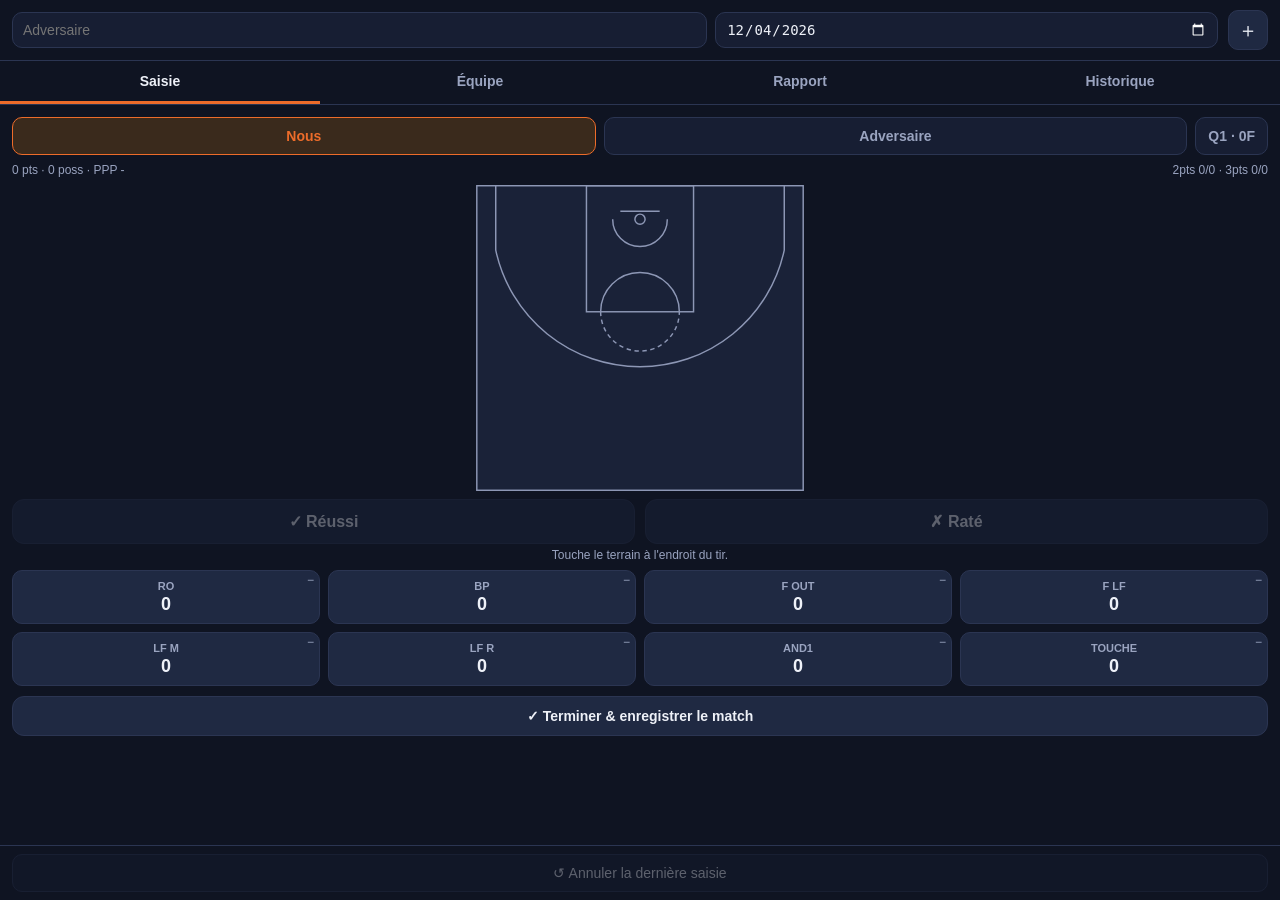
<file: stats-match-pwa/index.html>
<!doctype html>
<html lang="fr">
<head>
  <meta charset="utf-8" />
  <meta name="viewport" content="width=device-width, initial-scale=1, viewport-fit=cover, maximum-scale=1" />
  <meta name="theme-color" content="#12182b" />
  <title>Stats Match</title>
  <link rel="manifest" href="manifest.webmanifest" />
  <link rel="icon" href="icons/icon-192.png" />
  <link rel="apple-touch-icon" href="icons/icon-192.png" />
  <link rel="stylesheet" href="style.css" />
</head>
<body>
  <header class="topbar">
    <div class="match-info">
      <input id="opponent" type="text" placeholder="Adversaire" maxlength="40" />
      <input id="matchDate" type="date" />
    </div>
    <button id="newMatchBtn" class="icon-btn" title="Nouveau match">＋</button>
  </header>

  <nav class="tabs">
    <button class="tab-btn active" data-tab="saisie">Saisie</button>
    <button class="tab-btn" data-tab="equipe">Équipe</button>
    <button class="tab-btn" data-tab="rapport">Rapport</button>
    <button class="tab-btn" data-tab="historique">Historique</button>
  </nav>

  <main id="app"></main>

  <footer class="undo-bar">
    <button id="undoBtn" disabled>↺ Annuler la dernière saisie</button>
  </footer>

  <div id="toast" class="toast" hidden></div>

  <script src="app.js"></script>
</body>
</html>
</file>
<file: stats-match-pwa/style.css>
:root {
  --bg: #0f1422;
  --bg-elev: #171e33;
  --bg-elev-2: #1f2942;
  --border: #2b3552;
  --text: #eef1f8;
  --text-dim: #9aa4c0;
  --off: #ed6c2a;
  --off-dim: #3a2a1c;
  --def: #3a8fe0;
  --def-dim: #1c2a3a;
  --good: #3ecf6a;
  --bad: #e05a4e;
  --radius: 14px;
  --court-bg: #1a2238;
  --court-line: #8d97b5;
}

* { box-sizing: border-box; }

html, body {
  margin: 0;
  padding: 0;
  background: var(--bg);
  color: var(--text);
  font-family: -apple-system, BlinkMacSystemFont, "Segoe UI", Roboto, Helvetica, Arial, sans-serif;
  -webkit-tap-highlight-color: transparent;
  overscroll-behavior-y: contain;
}

body {
  display: flex;
  flex-direction: column;
  height: 100dvh;
  padding-top: env(safe-area-inset-top);
  padding-bottom: env(safe-area-inset-bottom);
}

button {
  font-family: inherit;
  cursor: pointer;
}

.topbar {
  display: flex;
  align-items: center;
  gap: 10px;
  padding: 10px 12px;
  border-bottom: 1px solid var(--border);
  flex-shrink: 0;
}

.match-info {
  display: flex;
  gap: 8px;
  flex: 1;
  min-width: 0;
}

.match-info input {
  background: var(--bg-elev);
  border: 1px solid var(--border);
  color: var(--text);
  border-radius: 10px;
  padding: 8px 10px;
  font-size: 14px;
  min-width: 0;
}

#opponent { flex: 1.4; }
#matchDate { flex: 1; color-scheme: dark; }

.icon-btn {
  background: var(--bg-elev-2);
  border: 1px solid var(--border);
  color: var(--text);
  width: 40px;
  height: 40px;
  border-radius: 10px;
  font-size: 20px;
  line-height: 1;
  flex-shrink: 0;
}

.tabs {
  display: flex;
  border-bottom: 1px solid var(--border);
  flex-shrink: 0;
}

.tab-btn {
  flex: 1;
  background: none;
  border: none;
  color: var(--text-dim);
  padding: 12px 4px;
  font-size: 14px;
  font-weight: 600;
  border-bottom: 3px solid transparent;
}

.tab-btn.active {
  color: var(--text);
  border-bottom-color: var(--off);
}

main#app {
  flex: 1;
  overflow-y: auto;
  padding: 12px 12px 16px;
  -webkit-overflow-scrolling: touch;
}

.undo-bar {
  flex-shrink: 0;
  padding: 8px 12px calc(8px + env(safe-area-inset-bottom));
  border-top: 1px solid var(--border);
  background: var(--bg);
}

.undo-bar button {
  width: 100%;
  padding: 10px;
  border-radius: 10px;
  border: 1px solid var(--border);
  background: var(--bg-elev);
  color: var(--text);
  font-size: 14px;
}

.undo-bar button:disabled {
  opacity: 0.35;
}

/* Saisie */
.side-block {
  margin-bottom: 18px;
  border-radius: var(--radius);
  overflow: hidden;
  border: 1px solid var(--border);
}

.side-header {
  display: flex;
  justify-content: space-between;
  align-items: center;
  padding: 10px 14px;
  font-weight: 700;
  font-size: 15px;
}

.side-block.off .side-header { background: var(--off-dim); color: var(--off); }
.side-block.def .side-header { background: var(--def-dim); color: var(--def); }

.side-header .summary {
  font-weight: 500;
  font-size: 12px;
  color: var(--text-dim);
}

.stat-grid {
  display: grid;
  grid-template-columns: repeat(3, 1fr);
  gap: 8px;
  padding: 10px;
  background: var(--bg-elev);
}

.stat-btn {
  position: relative;
  background: var(--bg-elev-2);
  border: 1px solid var(--border);
  border-radius: 10px;
  padding: 10px 4px 8px;
  min-height: 62px;
  color: var(--text);
  display: flex;
  flex-direction: column;
  align-items: center;
  justify-content: center;
  gap: 2px;
  user-select: none;
}

.stat-btn:active {
  transform: scale(0.96);
  background: var(--bg-elev);
}

.stat-btn .short {
  font-size: 12px;
  font-weight: 700;
  color: var(--text-dim);
}

.stat-btn .count {
  font-size: 22px;
  font-weight: 700;
}

.stat-btn .minus {
  position: absolute;
  top: 2px;
  right: 4px;
  font-size: 13px;
  color: var(--text-dim);
  padding: 4px 6px;
}

/* Rapport */
.report-section {
  margin-bottom: 18px;
}

.report-section h3 {
  font-size: 13px;
  text-transform: uppercase;
  letter-spacing: 0.04em;
  color: var(--text-dim);
  margin: 0 0 8px;
}

.compare-stat {
  padding: 10px 0;
  border-bottom: 1px solid var(--border);
}

.compare-stat h4 {
  margin: 0 0 8px;
  font-size: 12px;
  font-weight: 600;
  text-transform: uppercase;
  letter-spacing: 0.03em;
  color: var(--text-dim);
}

.gauge-row {
  display: flex;
  align-items: center;
  gap: 8px;
}

.gauge-row + .gauge-row {
  margin-top: 5px;
}

.gauge-label {
  width: 36px;
  flex-shrink: 0;
  font-size: 11px;
  font-weight: 600;
  color: var(--text-dim);
}

.gauge-track {
  flex: 1;
  height: 10px;
  border-radius: 5px;
  background: var(--bg-elev-2);
  overflow: hidden;
}

.gauge-fill {
  height: 100%;
  border-radius: 5px;
}

.gauge-fill.off { background: var(--off); }
.gauge-fill.def { background: var(--def); }

.gauge-val {
  width: 52px;
  flex-shrink: 0;
  text-align: right;
  font-weight: 700;
  font-size: 13px;
}

.gauge-val.off { color: var(--off); }
.gauge-val.def { color: var(--def); }

.stat-cards {
  display: grid;
  grid-template-columns: 1fr 1fr;
  gap: 10px;
}

.stat-card {
  background: var(--bg-elev);
  border: 1px solid var(--border);
  border-radius: var(--radius);
  padding: 12px;
}

.stat-card .title {
  font-size: 12px;
  color: var(--text-dim);
  margin-bottom: 6px;
}

.stat-card .big {
  font-size: 26px;
  font-weight: 700;
}

.table {
  width: 100%;
  border-collapse: collapse;
  font-size: 13px;
}

.table th, .table td {
  text-align: center;
  padding: 8px 4px;
  border-bottom: 1px solid var(--border);
}

.table th:first-child, .table td:first-child {
  text-align: left;
  color: var(--text-dim);
}

.table th { color: var(--text-dim); font-weight: 600; font-size: 11px; text-transform: uppercase; }

/* Historique */
.history-item {
  display: flex;
  justify-content: space-between;
  align-items: center;
  gap: 10px;
  padding: 12px;
  border: 1px solid var(--border);
  border-radius: var(--radius);
  margin-bottom: 10px;
  background: var(--bg-elev);
}

.history-item .meta { display: flex; flex-direction: column; gap: 2px; }
.history-item .meta .opp { font-weight: 700; }
.history-item .meta .date { font-size: 12px; color: var(--text-dim); }
.history-item .score { font-weight: 700; font-size: 16px; }
.history-item .score .off { color: var(--off); }
.history-item .score .def { color: var(--def); }

.history-actions { display: flex; gap: 6px; }
.history-actions button {
  background: var(--bg-elev-2);
  border: 1px solid var(--border);
  color: var(--text);
  border-radius: 8px;
  padding: 6px 10px;
  font-size: 12px;
}

.empty-state {
  color: var(--text-dim);
  text-align: center;
  padding: 40px 20px;
  font-size: 14px;
}

.toast {
  position: fixed;
  bottom: calc(70px + env(safe-area-inset-bottom));
  left: 50%;
  transform: translateX(-50%);
  background: var(--bg-elev-2);
  border: 1px solid var(--border);
  color: var(--text);
  padding: 10px 16px;
  border-radius: 10px;
  font-size: 13px;
  z-index: 20;
  box-shadow: 0 6px 20px rgba(0,0,0,0.4);
}

/* Export PDF (impression) */
.print-header {
  display: none;
}

@media print {
  :root {
    --court-bg: #ffffff;
    --court-line: #555a6e;
    --bg: #ffffff;
    --bg-elev: #f5f5f7;
    --bg-elev-2: #ececee;
    --border: #d6d6da;
    --text: #111318;
    --text-dim: #55586a;
  }

  body {
    height: auto;
  }

  .topbar,
  .tabs,
  .undo-bar,
  .toast,
  .no-print {
    display: none !important;
  }

  main#app {
    overflow: visible;
    padding: 0;
  }

  .print-header {
    display: block;
    margin-bottom: 16px;
  }

  .print-header h1 {
    font-size: 18px;
    margin: 0 0 4px;
  }

  .print-header .sub {
    font-size: 12px;
    color: var(--text-dim);
  }

  .report-section,
  .stat-card,
  .side-block,
  table {
    break-inside: avoid;
  }

  .gauge-track {
    background: var(--bg-elev-2);
  }
}

/* Carte des tirs */
.court { width: 100%; height: auto; display: block; border-radius: 10px; touch-action: manipulation; }
.hint { color: var(--text-dim); font-size: 12px; margin: 8px 0; text-align: center; }
.seg { display: flex; gap: 8px; }
.seg-btn { flex: 1; padding: 10px; border-radius: 10px; border: 1px solid var(--border); background: var(--bg-elev); color: var(--text-dim); font-weight: 700; font-size: 14px; }
.seg-btn.active.off { background: var(--off-dim); color: var(--off); border-color: var(--off); }
.seg-btn.active.def { background: var(--def-dim); color: var(--def); border-color: var(--def); }
.shot-actions { display: flex; gap: 10px; margin-top: 10px; }
.shot-btn { flex: 1; padding: 14px; border-radius: 12px; border: 1px solid var(--border); font-size: 16px; font-weight: 700; color: var(--text); background: var(--bg-elev-2); }
.shot-btn.made:not(:disabled) { background: #1d3d2a; border-color: var(--good); color: var(--good); }
.shot-btn.miss:not(:disabled) { background: #3d201d; border-color: var(--bad); color: var(--bad); }
.shot-btn:disabled { opacity: 0.35; }

/* Saisie fusionnée : terrain + stats */
.shot-summary { display: flex; justify-content: space-between; gap: 8px; margin: 8px 0; font-size: 12px; color: var(--text-dim); }
.court { max-height: 34dvh; margin: 0 auto; }
#app .stat-grid { grid-template-columns: repeat(4, 1fr); padding: 0; background: none; }
#app .stat-btn { min-height: 54px; padding: 6px 2px; }
#app .stat-btn .count { font-size: 18px; }
.shot-actions { margin-top: 8px; }
.shot-btn { padding: 12px; }
.hint { margin: 4px 0 8px; }
#app .stat-btn .minus { top: 0; right: 1px; padding: 2px 4px; font-size: 12px; }
#app .stat-btn .short { font-size: 11px; }

/* Fautes / équipe */
.q-btn { flex: 0 0 auto; padding: 10px 12px; }
.q-btn.lvl-watch { color: #e8c14a; border-color: #e8c14a; }
.q-btn.lvl-warn { color: var(--off); border-color: var(--off); background: var(--off-dim); }
.q-btn.lvl-out { color: var(--bad); border-color: var(--bad); background: #3d201d; }

.pips { display: inline-flex; gap: 4px; }
.pip { width: 12px; height: 12px; border-radius: 50%; border: 2px solid var(--border); }
.pip.on { background: var(--text); border-color: var(--text); }
.pips.lvl-watch .pip.on { background: #e8c14a; border-color: #e8c14a; }
.pips.lvl-warn .pip.on { background: var(--off); border-color: var(--off); }
.pips.lvl-out .pip.on { background: var(--bad); border-color: var(--bad); }

.period-row { display: flex; gap: 6px; margin-bottom: 10px; }
.period-btn { flex: 1; padding: 10px 0; border-radius: 10px; border: 1px solid var(--border); background: var(--bg-elev); color: var(--text-dim); font-weight: 700; }
.period-btn.active { background: var(--off-dim); color: var(--off); border-color: var(--off); }

.team-fouls { display: grid; grid-template-columns: 1fr 1fr; gap: 10px; margin-bottom: 16px; }
.tf-card { background: var(--bg-elev); border: 1px solid var(--border); border-radius: var(--radius); padding: 10px; }
.tf-title { display: flex; justify-content: space-between; font-size: 12px; color: var(--text-dim); margin-bottom: 8px; }
.badge { display: inline-block; margin-top: 8px; padding: 2px 8px; border-radius: 8px; font-size: 11px; font-weight: 700; }
.badge.bad { background: #3d201d; color: var(--bad); }
.badge.good { background: #1d3d2a; color: var(--good); }
.badge.none { visibility: hidden; }

.sec-title { display: flex; justify-content: space-between; align-items: baseline; font-size: 13px; text-transform: uppercase; letter-spacing: 0.04em; color: var(--text-dim); margin: 14px 0 8px; }
.warn-text { color: var(--off); }

.player-row { display: flex; align-items: center; gap: 10px; padding: 8px 10px; margin-bottom: 8px; border: 1px solid var(--border); border-radius: 12px; background: var(--bg-elev); }
.player-row.on { border-color: var(--good); }
.court-toggle { width: 66px; padding: 10px 0; border-radius: 10px; border: 1px solid var(--border); background: var(--bg-elev-2); color: var(--text-dim); font-weight: 700; font-size: 12px; }
.court-toggle.on { background: #1d3d2a; border-color: var(--good); color: var(--good); }
.p-name { flex: 1; min-width: 0; font-size: 14px; }
.p-fouls { display: flex; flex-direction: column; align-items: flex-end; gap: 4px; }
.p-detail { font-size: 11px; color: var(--text-dim); }
.p-minus { width: 34px; height: 34px; border-radius: 10px; border: 1px solid var(--border); background: var(--bg-elev-2); color: var(--text); font-size: 16px; }
.p-minus:disabled { opacity: 0.3; }

.roster-form { display: flex; gap: 8px; margin-bottom: 10px; }
.roster-form input { background: var(--bg-elev); border: 1px solid var(--border); color: var(--text); border-radius: 10px; padding: 10px; font-size: 14px; min-width: 0; }
#newNum { width: 64px; }
#newName { flex: 1; }
.roster-chips { display: flex; flex-wrap: wrap; gap: 6px; }
.chip { display: inline-flex; align-items: center; gap: 6px; padding: 6px 10px; border-radius: 999px; background: var(--bg-elev-2); border: 1px solid var(--border); font-size: 13px; }
.chip button { background: none; border: none; color: var(--text-dim); font-size: 13px; padding: 0 2px; }

.foul-backdrop { position: fixed; inset: 0; background: rgba(0,0,0,0.6); z-index: 30; }
.foul-sheet { position: fixed; left: 0; right: 0; bottom: 0; z-index: 31; background: var(--bg-elev); border-top: 1px solid var(--border); border-radius: 16px 16px 0 0; padding: 14px 12px calc(14px + env(safe-area-inset-bottom)); max-height: 75dvh; overflow-y: auto; }
.foul-title { font-weight: 700; margin-bottom: 10px; display: flex; justify-content: space-between; }
.foul-title span { color: var(--off); font-size: 13px; }
.foul-grid { display: grid; grid-template-columns: 1fr 1fr; gap: 8px; }
.foul-footer { display: grid; grid-template-columns: 1fr 1fr; gap: 8px; margin-top: 10px; }
.foul-player { display: flex; flex-direction: column; align-items: flex-start; gap: 6px; padding: 12px 10px; border-radius: 12px; border: 1px solid var(--border); background: var(--bg-elev-2); color: var(--text); font-size: 14px; text-align: left; }
.foul-player.on { border-color: var(--good); }
.foul-player.lvl-warn { border-color: var(--off); }
.foul-player.lvl-out { border-color: var(--bad); }
.foul-footer .foul-player { align-items: center; justify-content: center; font-weight: 700; }
</file>
